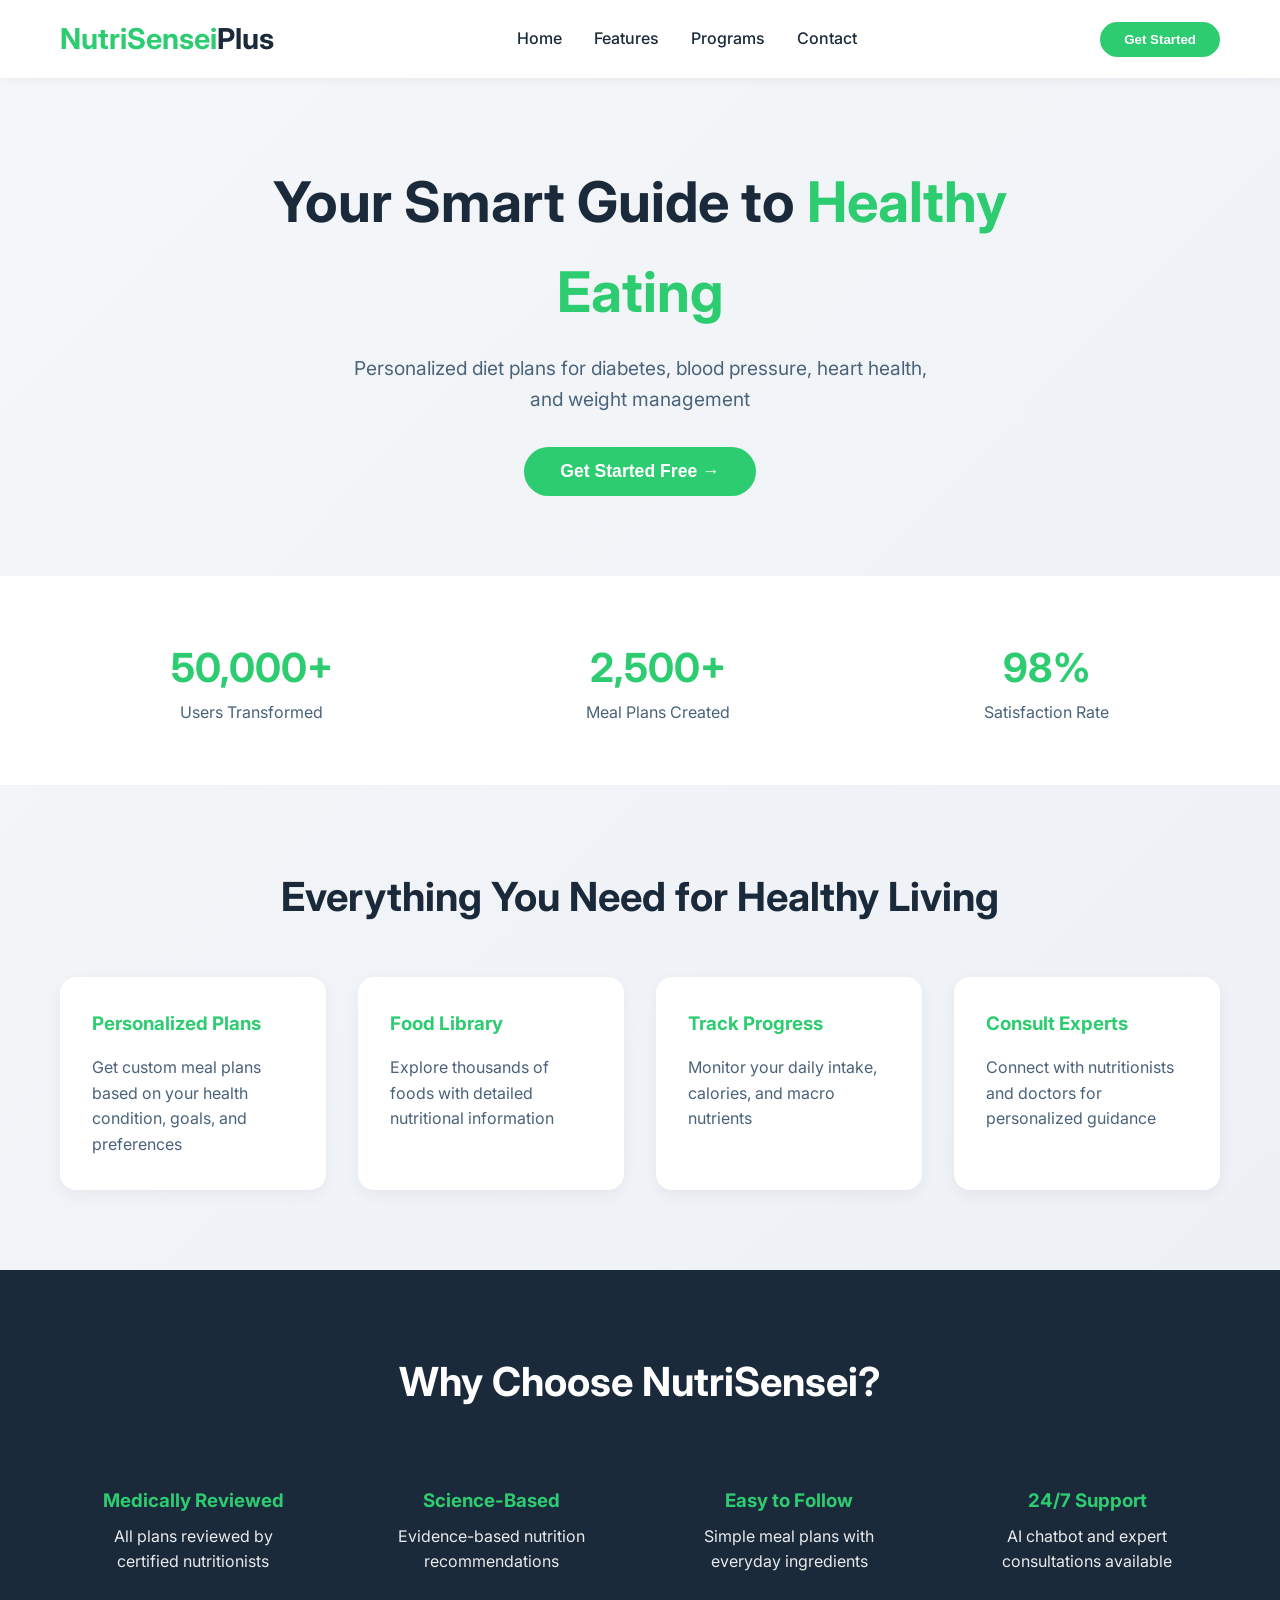
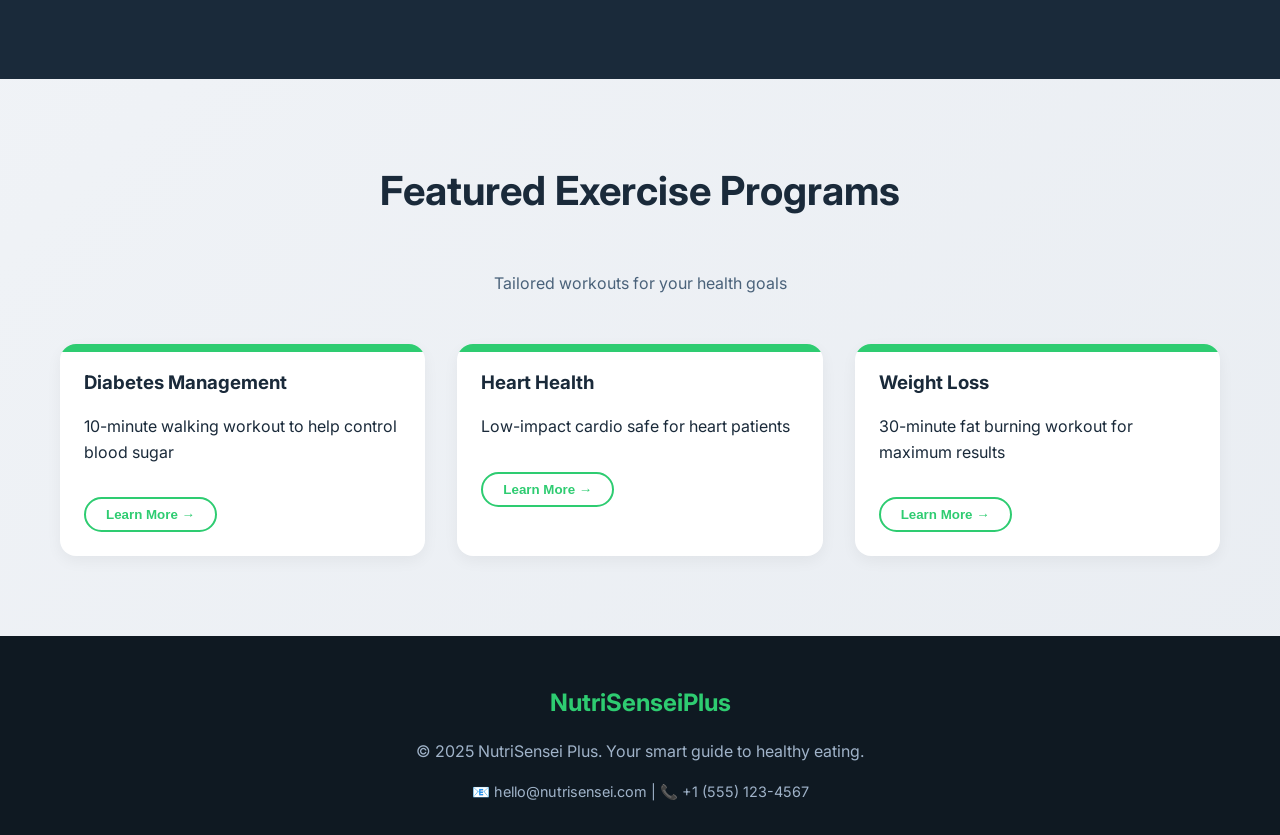
<file: index.html>
<!DOCTYPE html>
<html lang="en">
<head>
    <meta charset="UTF-8">
    <meta name="viewport" content="width=device-width, initial-scale=1.0">
    <title>NutriSensei Plus | Smart Nutrition Guide</title>
    <link rel="stylesheet" href="Nutri.css">
    <link href="https://fonts.googleapis.com/css2?family=Inter:opsz,wght@14..32,400;14..32,500;14..32,600;14..32,700&display=swap" rel="stylesheet">
</head>
<body>

<header>
    <div class="container">
        <div class="logo">NutriSensei<span>Plus</span></div>
        <nav>
            <ul>
                <li><a href="#">Home</a></li>
                <li><a href="#">Features</a></li>
                <li><a href="#">Programs</a></li>
                <li><a href="#">Contact</a></li>
            </ul>
        </nav>
        <button class="btn-primary">Get Started</button>
    </div>
</header>

<main>
    <section class="hero">
        <div class="container">
            <h1>Your Smart Guide to <span class="highlight">Healthy Eating</span></h1>
            <p class="hero-subtitle">Personalized diet plans for diabetes, blood pressure, heart health, and weight management</p>
            <button class="btn-primary btn-large">Get Started Free →</button>
        </div>
    </section>

    <section class="stats">
        <div class="container">
            <div class="stat-item">
                <div class="stat-number">50,000+</div>
                <div class="stat-label">Users Transformed</div>
            </div>
            <div class="stat-item">
                <div class="stat-number">2,500+</div>
                <div class="stat-label">Meal Plans Created</div>
            </div>
            <div class="stat-item">
                <div class="stat-number">98%</div>
                <div class="stat-label">Satisfaction Rate</div>
            </div>
        </div>
    </section>

    <section class="features">
        <div class="container">
            <h2 class="section-title">Everything You Need for Healthy Living</h2>
            <div class="features-grid">
                <div class="feature-card">
                    <h3>Personalized Plans</h3>
                    <p>Get custom meal plans based on your health condition, goals, and preferences</p>
                </div>
                <div class="feature-card">
                    <h3>Food Library</h3>
                    <p>Explore thousands of foods with detailed nutritional information</p>
                </div>
                <div class="feature-card">
                    <h3>Track Progress</h3>
                    <p>Monitor your daily intake, calories, and macro nutrients</p>
                </div>
                <div class="feature-card">
                    <h3>Consult Experts</h3>
                    <p>Connect with nutritionists and doctors for personalized guidance</p>
                </div>
            </div>
        </div>
    </section>

    <section class="why-choose">
        <div class="container">
            <h2 class="section-title">Why Choose NutriSensei?</h2>
            <div class="reasons-grid">
                <div class="reason-card">
                    <h3>Medically Reviewed</h3>
                    <p>All plans reviewed by certified nutritionists</p>
                </div>
                <div class="reason-card">
                    <h3>Science-Based</h3>
                    <p>Evidence-based nutrition recommendations</p>
                </div>
                <div class="reason-card">
                    <h3>Easy to Follow</h3>
                    <p>Simple meal plans with everyday ingredients</p>
                </div>
                <div class="reason-card">
                    <h3>24/7 Support</h3>
                    <p>AI chatbot and expert consultations available</p>
                </div>
            </div>
        </div>
    </section>

    <section class="exercises">
        <div class="container">
            <h2 class="section-title">Featured Exercise Programs</h2>
            <p class="section-subtitle">Tailored workouts for your health goals</p>
            <div class="exercises-grid">
                <div class="exercise-card">
                    <div class="card-badge"></div>
                    <h3>Diabetes Management</h3>
                    <p>10-minute walking workout to help control blood sugar</p>
                    <button class="btn-outline">Learn More →</button>
                </div>
                <div class="exercise-card">
                    <div class="card-badge"></div>
                    <h3>Heart Health</h3>
                    <p>Low-impact cardio safe for heart patients</p>
                    <button class="btn-outline">Learn More →</button>
                </div>
                <div class="exercise-card">
                    <div class="card-badge"></div>
                    <h3>Weight Loss</h3>
                    <p>30-minute fat burning workout for maximum results</p>
                    <button class="btn-outline">Learn More →</button>
                </div>
            </div>
        </div>
    </section>
</main>

<footer>
    <div class="container">
        <div class="footer-logo">NutriSenseiPlus</div>
        <p>© 2025 NutriSensei Plus. Your smart guide to healthy eating.</p>
        <p class="footer-contact">📧 hello@nutrisensei.com | 📞 +1 (555) 123-4567</p>
    </div>
</footer>

<script src="Nutri.js"></script>
</body>
</html>
</file>
<file: Nutri.css>
* {
    margin: 0;
    padding: 0;
    box-sizing: border-box;
}

body {
    font-family: 'Inter', sans-serif;
    background: linear-gradient(135deg, #f5f7fa 0%, #e9edf2 100%);
    color: #1a2a3a;
    line-height: 1.6;
}

.container {
    max-width: 1200px;
    margin: 0 auto;
    padding: 0 20px;
}

/* Header */
header {
    background: white;
    box-shadow: 0 2px 10px rgba(0,0,0,0.05);
    position: sticky;
    top: 0;
    z-index: 100;
}

header .container {
    display: flex;
    justify-content: space-between;
    align-items: center;
    padding: 1rem 20px;
}

.logo {
    font-size: 1.8rem;
    font-weight: bold;
    color: #2ecc71;
}

.logo span {
    color: #1a2a3a;
}

nav ul {
    display: flex;
    gap: 2rem;
    list-style: none;
}

nav a {
    text-decoration: none;
    color: #1a2a3a;
    font-weight: 500;
    transition: color 0.3s;
}

nav a:hover {
    color: #2ecc71;
}

.btn-primary {
    background: #2ecc71;
    color: white;
    border: none;
    padding: 10px 24px;
    border-radius: 40px;
    font-weight: 600;
    cursor: pointer;
    transition: all 0.3s ease;
}

.btn-primary:hover {
    background: #27ae60;
    transform: translateY(-2px);
    box-shadow: 0 10px 20px rgba(46, 204, 113, 0.2);
}

.btn-large {
    padding: 14px 36px;
    font-size: 1.1rem;
}

.btn-outline {
    background: transparent;
    border: 2px solid #2ecc71;
    color: #2ecc71;
    padding: 8px 20px;
    border-radius: 40px;
    font-weight: 600;
    cursor: pointer;
    transition: all 0.3s;
}

.btn-outline:hover {
    background: #2ecc71;
    color: white;
}

/* Hero Section */
.hero {
    padding: 80px 0;
    text-align: center;
}

.hero h1 {
    font-size: 3.5rem;
    margin-bottom: 1rem;
    max-width: 800px;
    margin: 0 auto 1rem;
}

.highlight {
    color: #2ecc71;
}

.hero-subtitle {
    font-size: 1.2rem;
    color: #4a627a;
    margin-bottom: 2rem;
    max-width: 600px;
    margin: 0 auto 2rem;
}

/* Stats Section */
.stats {
    background: white;
    padding: 60px 0;
}

.stats .container {
    display: flex;
    justify-content: space-around;
    flex-wrap: wrap;
    text-align: center;
    gap: 2rem;
}

.stat-number {
    font-size: 2.5rem;
    font-weight: bold;
    color: #2ecc71;
}

.stat-label {
    color: #4a627a;
}

/* Features Section */
.features {
    padding: 80px 0;
}

.section-title {
    font-size: 2.5rem;
    text-align: center;
    margin-bottom: 3rem;
    color: #1a2a3a;
}

.features-grid {
    display: grid;
    grid-template-columns: repeat(auto-fit, minmax(250px, 1fr));
    gap: 2rem;
}

.feature-card {
    background: white;
    padding: 2rem;
    border-radius: 16px;
    box-shadow: 0 5px 15px rgba(0,0,0,0.05);
    transition: transform 0.3s;
}

.feature-card:hover {
    transform: translateY(-5px);
}

.feature-card h3 {
    margin-bottom: 1rem;
    color: #2ecc71;
}

.feature-card p {
    color: #4a627a;
}

/* Why Choose Section */
.why-choose {
    background: #1a2a3a;
    color: white;
    padding: 80px 0;
}

.why-choose .section-title {
    color: white;
}

.reasons-grid {
    display: grid;
    grid-template-columns: repeat(auto-fit, minmax(250px, 1fr));
    gap: 2rem;
}

.reason-card {
    text-align: center;
    padding: 1.5rem;
}

.reason-card h3 {
    color: #2ecc71;
    margin-bottom: 0.5rem;
}

.reason-card p {
    opacity: 0.9;
}

/* Exercises Section */
.exercises {
    padding: 80px 0;
}

.section-subtitle {
    text-align: center;
    margin-bottom: 3rem;
    color: #4a627a;
}

.exercises-grid {
    display: grid;
    grid-template-columns: repeat(auto-fit, minmax(300px, 1fr));
    gap: 2rem;
}

.exercise-card {
    background: white;
    border-radius: 16px;
    overflow: hidden;
    box-shadow: 0 5px 15px rgba(0,0,0,0.05);
    transition: transform 0.3s;
}

.exercise-card:hover {
    transform: translateY(-5px);
}

.card-badge {
    background: #2ecc71;
    height: 8px;
}

.exercise-card h3, .exercise-card p, .exercise-card .btn-outline {
    margin: 1rem 1.5rem;
}

.exercise-card .btn-outline {
    margin-bottom: 1.5rem;
}

/* Footer */
footer {
    background: #0f1922;
    color: #a0b3c9;
    padding: 3rem 0 2rem;
    text-align: center;
}

.footer-logo {
    font-size: 1.5rem;
    font-weight: bold;
    color: #2ecc71;
    margin-bottom: 1rem;
}

.footer-contact {
    margin-top: 1rem;
    font-size: 0.9rem;
}

/* Responsive */
@media (max-width: 768px) {
    header .container {
        flex-direction: column;
        gap: 1rem;
    }
    
    nav ul {
        gap: 1rem;
    }
    
    .hero h1 {
        font-size: 2rem;
    }
    
    .section-title {
        font-size: 2rem;
    }
}
</file>
